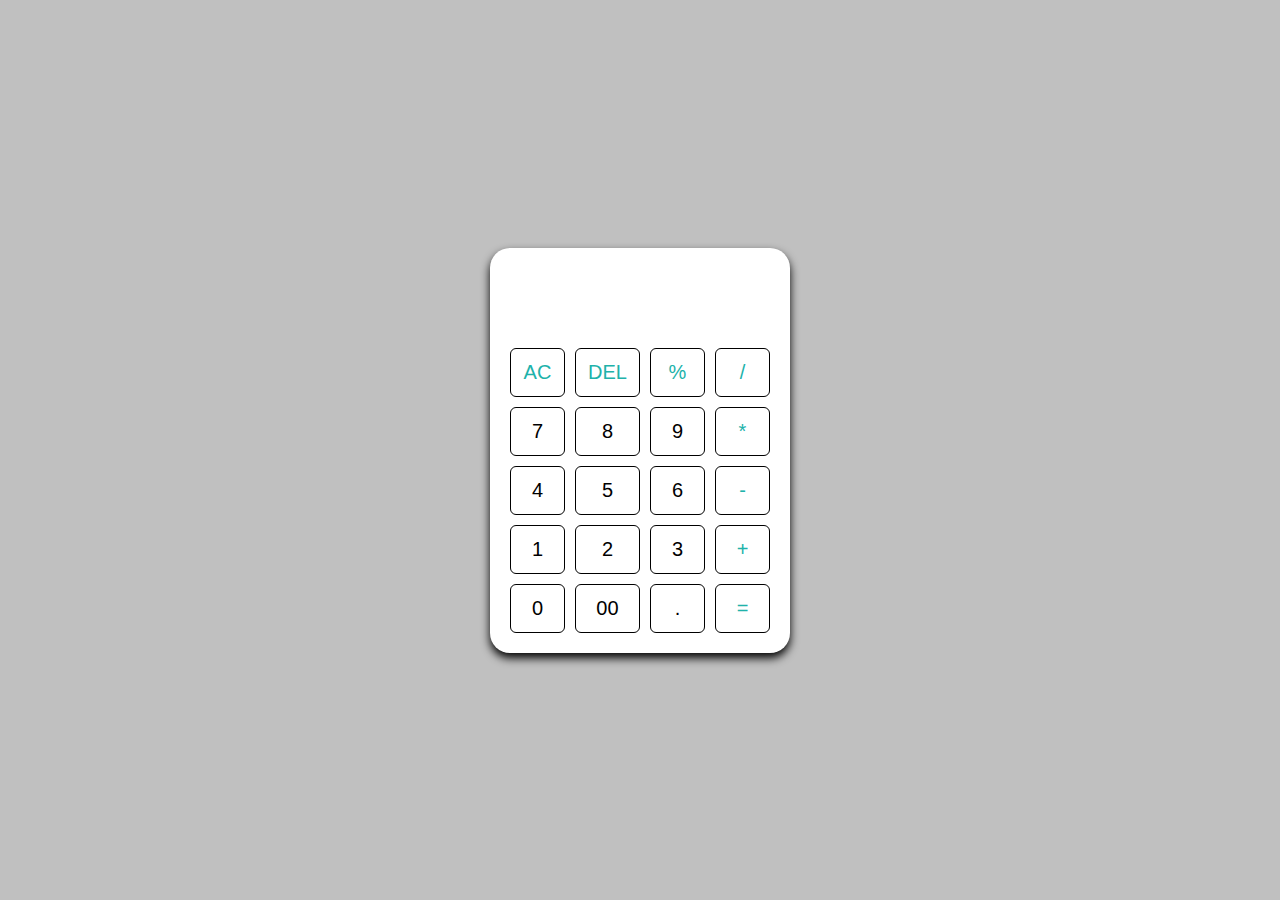
<file: assingments/calculator-assingment/index.html>
<!DOCTYPE html>
<html lang="en">
<head>
    <meta charset="UTF-8">
    <title>Calculator</title>
    <link rel="stylesheet" href="assets/styles/style.css">
    <link rel="stylesheet" href="assets/styles/normalize.css">
</head>
<body>
<div class="container">
    <input type="text" class="display">

    <div class="buttons">
        <button class="operator" data-value="AC">AC</button>
        <button class="operator" data-value="DEL">DEL</button>
        <button class="operator" data-value="%">%</button>
        <button class="operator" data-value="/">/</button>

        <button data-value="7">7</button>
        <button data-value="8">8</button>
        <button data-value="9">9</button>
        <button class="operator" data-value="*">*</button>

        <button data-value="4">4</button>
        <button data-value="5">5</button>
        <button data-value="6">6</button>
        <button class="operator" data-value="-">-</button>

        <button data-value="1">1</button>
        <button data-value="2">2</button>
        <button data-value="3">3</button>
        <button class="operator" data-value="+">+</button>

        <button data-value="0">0</button>
        <button data-value="00">00</button>
        <button data-value=".">.</button>
        <button class="operator" data-value="=">=</button>
    </div>
</div>
</body>
<script src="script.js"></script>
</html>
</file>
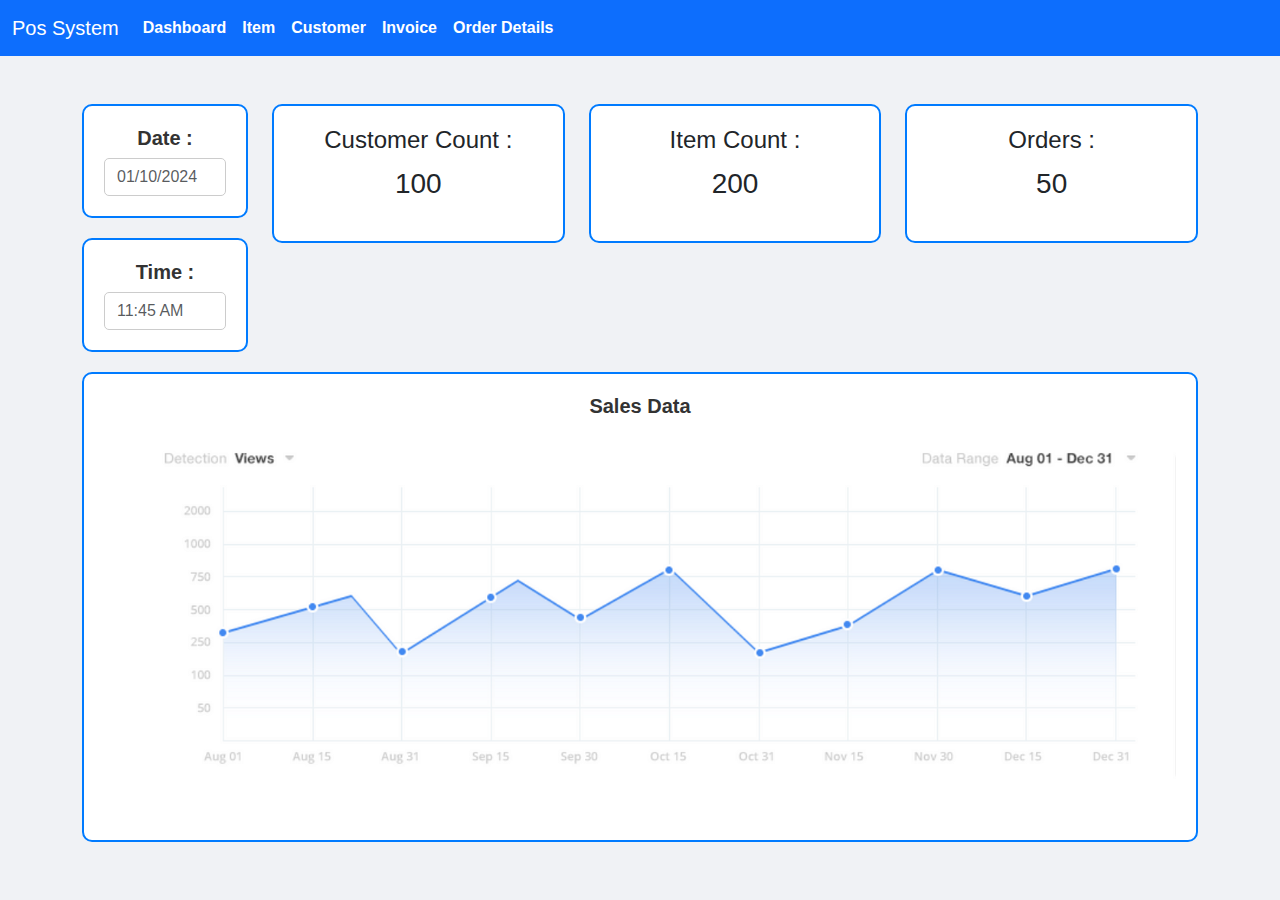
<file: assingments/pos-assingment/index.html>
<!DOCTYPE html>
<html lang="en">
<head>
    <meta charset="UTF-8">
    <meta name="viewport" content="width=device-width, initial-scale=1.0">
    <title>POS System Dashboard</title>
    <link href="https://cdn.jsdelivr.net/npm/bootstrap@5.3.3/dist/css/bootstrap.min.css" rel="stylesheet">
    <style>
        /* General Styling */
        body {
            font-family: Arial, sans-serif;
            background-color: #f0f2f5;
            margin: 0;
            padding: 0;
        }

        h1, h5 {
            font-weight: bold;
            color: #333;
        }

        input.form-control {
            box-shadow: none;
            border: 1px solid #ccc;
            border-radius: 5px;
            transition: border-color 0.3s ease;
        }

        input.form-control:focus {
            border-color: #4285F4;
            box-shadow: 0 0 0 0.2rem rgba(66, 133, 244, 0.25);
        }

        /* Dashboard Boxes */
        .dashboard-box {
            border: 2px solid #007bff;
            border-radius: 10px;
            padding: 20px;
            text-align: center;
            margin-bottom: 20px;
            background-color: white;
        }

        /* Navigation Bar */
        .navbar {
            background-color: #007bff;
        }

        .nav-link {
            color: white !important;
            font-weight: bold;
        }

        .nav-link:hover {
            color: black !important;
        }

        .logout-btn {
            background-color: white;
            border-radius: 25px;
            padding: 5px 15px;
            font-weight: bold;
            color: #007bff;
        }

        .logout-btn:hover {
            background-color: #f0f0f0;
        }

        /* Form Section */
        .form-section {
            background-color: #f8f9fa;
            padding: 20px;
            border-radius: 8px;
        }

        .form-header {
            background-color: #007bff;
            color: white;
            padding: 8px;
            border-radius: 5px 5px 0 0;
        }

        /* Button Styling */
        .btn-add {
            background-color: #dc3545;
            color: white;
        }

        .btn-purchase {
            background-color: #28a745;
            color: white;
        }

        /* Table Styling */
        .table-section {
            margin-top: 20px;
        }

        .table-bordered {
            border: 1px solid #dee2e6;
            box-shadow: 0 2px 4px rgba(0, 0, 0, 0.1);
        }

        .table th {
            font-weight: bold;
            background-color: #4285F4;
            color: white;
            text-align: center;
        }

        .table td {
            text-align: center;
            vertical-align: middle;
            font-size: 0.9rem;
        }

        .table-primary th {
            background-color: lightblue;
        }

        .items-table th {
            background-color: lightgreen;
            color: black;
        }

        /* Search Input */
        .search-order input {
            margin-top: 10px;
        }

        /* Order Details Section */
        .order-details {
            background-color: #f1f1f1;
            padding: 20px;
            margin-top: 20px;
            border-radius: 10px;
            box-shadow: 0 6px 12px rgba(0, 0, 0, 0.1);
        }

        /* Buttons */
        .btn-generate {
            background-color: #4285F4;
            color: white;
            font-weight: bold;
            border-radius: 5px;
            transition: background-color 0.3s ease;
        }

        .btn-generate:hover {
            background-color: #357ae8;
        }

        .btn-container {
            text-align: right;
            margin-top: 20px;
        }

        /* Additional Styling */
        .container-custom {
            background-color: #ffffff;
            padding: 20px;
            border-radius: 8px;
            box-shadow: 0px 4px 8px rgba(0, 0, 0, 0.1);
        }

        .card-title {
            font-weight: bold;
            color: #007bff;
        }
    </style>
</head>
<body>

<!-- Navigation Bar -->
<nav class="navbar navbar-expand-lg navbar-dark bg-primary">
    <div class="container-fluid">
        <a class="navbar-brand" href="#">Pos System</a>
        <button class="navbar-toggler" type="button" data-bs-toggle="collapse" data-bs-target="#navbarNav" aria-controls="navbarNav" aria-expanded="false" aria-label="Toggle navigation">
            <span class="navbar-toggler-icon"></span>
        </button>
        <div class="collapse navbar-collapse" id="navbarNav">
            <ul class="navbar-nav me-auto">
                <li class="nav-item">
                    <span id="dashboard-nav" class="nav-link">Dashboard</span>
                </li>
                <li class="nav-item">
                    <span id="item-nav" class="nav-link">Item</span>
                </li>
                <li class="nav-item">
                    <span id="customer-nav" class="nav-link">Customer</span>
                </li>
                <li class="nav-item">
                    <span id="invoice-nav" class="nav-link">Invoice</span>
                </li>
                <li class="nav-item">
                    <span id="order-details-nav" class="nav-link">Order Details</span>
                </li>
            </ul>
            <!--            <button class="btn btn-outline-light" type="button">Log Out</button>-->
        </div>
    </div>
</nav>

<!-- Main Dashboard Content -->
<div id="dashboard-section" class="container mt-5">
    <div class="row">
        <!-- Date and Time Boxes -->
        <div class="col-md-2">
            <div class="dashboard-box">
                <h5>Date :</h5>
                <input type="text" class="form-control" placeholder="01/10/2024">
            </div>
            <div class="dashboard-box">
                <h5>Time :</h5>
                <input type="text" class="form-control" placeholder="11:45 AM">
            </div>
        </div>

        <!-- Customer and Item Count -->
        <div class="col-md-10">
            <div class="row">
                <div class="col-md-4">
                    <div class="dashboard-box">
                        <h4>Customer Count :</h4>
                        <p class="fs-3">100</p>
                    </div>
                </div>
                <div class="col-md-4">
                    <div class="dashboard-box">
                        <h4>Item Count :</h4>
                        <p class="fs-3">200</p>
                    </div>
                </div>
                <div class="col-md-4">
                    <div class="dashboard-box">
                        <h4>Orders :</h4>
                        <p class="fs-3">50</p>
                    </div>
                </div>
            </div>
        </div>
    </div>

    <!-- Chart Section -->
    <div class="row">
        <div class="col-md-12">
            <div class="dashboard-box">
                <h5>Sales Data</h5>
                <img src="assets/image/chart.png" class="img-fluid" alt="Sales Data Graph">
            </div>
        </div>
    </div>
</div>

<!--Customer-->
<div id="customer-section" class="container mt-4 container-custom">
    <div class="row">
        <!-- Left Side Form -->
        <div class="col-md-4">
            <h1 class="cs"><i>Customer</i></h1>
            <form>
                <div class="mb-3">
                    <label for="customerCode" class="form-label">Code:</label>
                    <input type="text" class="form-control" id="customerCode" placeholder="Enter Code">
                </div>
                <div class="mb-3">
                    <label for="customerName" class="form-label">Name:</label>
                    <input type="text" class="form-control" id="customerName" placeholder="Enter Name">
                </div>
                <div class="mb-3">
                    <label for="customerAddress" class="form-label">Address:</label>
                    <input type="text" class="form-control" id="customerAddress" placeholder="Enter Address">
                </div>
                <div class="mb-3">
                    <label for="customerAge" class="form-label">Age:</label>
                    <input type="number" class="form-control" id="customerAge" placeholder="Enter Age">
                </div>
                <div class="mb-3">
                    <label for="customerContact" class="form-label">Contact:</label>
                    <input type="text" class="form-control" id="customerContact" placeholder="Enter Contact">
                </div>
                <button type="button" class="btn btn-danger">Save</button>
                <button type="button" class="btn btn-warning">Update</button>
                <button type="button" class="btn btn-success">Delete</button>
            </form>
        </div>

        <!-- Right Side Search and Table -->
        <div class="col-md-8">
            <!-- Customer Search -->
            <div class="card mb-3">
                <div class="card-body">
                    <h5 class="card-title">Customer Search</h5>
                    <div class="input-group mb-3">
                        <input type="text" class="form-control" placeholder="Input Customer Name/Code here" aria-label="Customer Search">
                        <select class="form-select" aria-label="Search by">
                            <option value="code">Code</option>
                            <option value="name">Name</option>
                        </select>
                        <button class="btn btn-success" type="button">Search</button>
                    </div>
                    <button class="btn btn-warning float-end" type="button">View All Items</button>
                </div>
            </div>

            <!-- Customer Table -->
            <table class="table table-striped">
                <thead class="table-primary">
                <tr>
                    <th>Code</th>
                    <th>Name</th>
                    <th>Address</th>
                    <th>Age</th>
                    <th>Contact</th>
                </tr>
                </thead>
                <tbody>
                <tr>
                    <td>001</td>
                    <td>John Doe</td>
                    <td>123 Main St</td>
                    <td>30</td>
                    <td>+1 234 567 890</td>
                </tr>
                <!-- Additional customer rows can be added here -->
                </tbody>
            </table>
        </div>
    </div>
</div>

<!--Item-->
<div id="item-section" class="container mt-4 container-custom">
    <div class="row">
        <!-- Left Side Form -->
        <div class="col-md-4">
            <h1 class="it"><i>Item</i></h1>
            <form>
                <div class="mb-3">
                    <label for="itemCode" class="form-label">Code:</label>
                    <input type="text" class="form-control" id="itemCode" placeholder="Enter Code">
                </div>
                <div class="mb-3">
                    <label for="itemName" class="form-label">Name:</label>
                    <input type="text" class="form-control" id="itemName" placeholder="Enter Name">
                </div>
                <div class="mb-3">
                    <label for="price" class="form-label">Price:</label>
                    <input type="text" class="form-control" id="price" placeholder="Enter Price">
                </div>
                <div class="mb-3">
                    <label for="qty" class="form-label">Qty:</label>
                    <input type="number" class="form-control" id="qty" placeholder="Enter qty">
                </div>
                <button type="button" class="btn btn-danger">Save</button>
                <button type="button" class="btn btn-warning">Update</button>
                <button type="button" class="btn btn-success">Delete</button>
            </form>
        </div>

        <!-- Right Side Search and Table -->
        <div class="col-md-8">
            <!-- Item Search -->
            <div class="card mb-3">
                <div class="card-body">
                    <h5 class="card-title">Item Search</h5>
                    <div class="input-group mb-3">
                        <input type="text" class="form-control" placeholder="Input Item Name/Code here" aria-label="Item Search">
                        <select class="form-select" aria-label="Search by">
                            <option value="code">Code</option>
                            <option value="name">Name</option>
                        </select>
                        <button class="btn btn-success" type="button">Search</button>
                    </div>
                    <button class="btn btn-warning float-end" type="button">View All Items</button>
                </div>
            </div>

            <!-- Customer Table -->
            <table class="table table-striped">
                <thead class="table-primary">
                <tr>
                    <th>Code</th>
                    <th>Name</th>
                    <th>Price</th>
                    <th>Qty</th>
                </tr>
                </thead>
                <tbody>
                <tr>
                    <td>I001</td>
                    <td>Barcadi rum 750ml</td>
                    <td>6400.00</td>
                    <td>150</td>
                </tr>
                <!-- Additional customer rows can be added here -->
                </tbody>
            </table>
        </div>
    </div>
</div>

<!--Invoice-->
<div id="invoice-section" class="container mt-4">
    <div class="row">
        <!-- Invoice Details -->
        <div class="col-md-4">
            <div class="form-header">Invoice Details</div>
            <div class="form-section">
                <form>
                    <div class="form-group">
                        <label for="orderId">Order Id:</label>
                        <input type="text" class="form-control" id="orderId">
                    </div>
                    <div class="form-group">
                        <label for="date">Date:</label>
                        <input type="date" class="form-control" id="date">
                    </div>
                    <div class="form-group">
                        <label for="customerCode">Customer Code:</label>
                        <select class="form-control" id="Customer-Code">
                            <option>Select Customer</option>
                        </select>
                    </div>
                    <div class="form-group">
                        <label for="name">Name:</label>
                        <input type="text" class="form-control" id="name">
                    </div>
                    <div class="form-group">
                        <label for="address">Address:</label>
                        <input type="text" class="form-control" id="address">
                    </div>
                </form>
            </div>
        </div>

        <!-- Item Selection -->
        <div class="col-md-4">
            <div class="form-header">Item Selection</div>
            <div class="form-section">
                <form>
                    <div class="form-group">
                        <label for="itemCode">Code:</label>
                        <select class="form-control" id="item-Code">
                            <option>Select Item</option>
                        </select>
                    </div>
                    <div class="form-group">
                        <label for="itemName">Name:</label>
                        <input type="text" class="form-control" id="item-Name">
                    </div>
                    <div class="form-group">
                        <label for="itemPrice">Price:</label>
                        <input type="number" class="form-control" id="itemPrice">
                    </div>
                    <div class="form-group">
                        <label for="itemQty">Qty:</label>
                        <input type="number" class="form-control" id="itemQty">
                    </div>
                    <div class="form-group">
                        <label for="orderQty">Order Quantity:</label>
                        <input type="number" class="form-control" id="orderQty">
                    </div>
                    <button type="submit" class="btn btn-add btn-block">Add Item</button>
                </form>
            </div>
        </div>

        <!-- Calculation -->
        <div class="col-md-4">
            <div class="form-header">Calculation</div>
            <div class="form-section">
                <form>
                    <div class="form-group">
                        <label>Total: 1000/=</label>
                    </div>
                    <div class="form-group">
                        <label>SubTotal:</label>
                        <input type="text" class="form-control">
                    </div>
                    <div class="form-group">
                        <label>Cash:</label>
                        <input type="number" class="form-control">
                    </div>
                    <div class="form-group">
                        <label>Discount:</label>
                        <input type="number" class="form-control">
                    </div>
                    <div class="form-group">
                        <label>Balance:</label>
                        <input type="number" class="form-control">
                    </div>
                    <button type="submit" class="btn btn-purchase btn-block">Purchase</button>
                </form>
            </div>
        </div>
    </div>

    <!-- Item Table -->
    <div class="table-section">
        <table class="table table-bordered">
            <thead class="table-header">
            <tr>
                <th>Item Code</th>
                <th>Item Name</th>
                <th>Price</th>
                <th>Quantity</th>
                <th>Total</th>
            </tr>
            </thead>
            <tbody>
            <tr>
                <td>001</td>
                <td>Sample Item</td>
                <td>100</td>
                <td>2</td>
                <td>200</td>
            </tr>
            </tbody>
        </table>
    </div>
</div>

<!-- Order Details Section -->
<div id="order-details-section" class="container-fluid">
    <div class="order-details">
        <h5>Order Details</h5>
        <div class="row">
            <div class="col-md-6">
                <div class="mb-3">
                    <label for="orderId" class="form-label">Order Id:</label>
                    <input type="text" class="form-control" id="order-Id" placeholder="Enter order id">
                </div>
                <div class="mb-3">
                    <label for="date" class="form-label">Date:</label>
                    <input type="date" class="form-control" id="orderDate">
                </div>
                <div class="mb-3">
                    <label for="customerCode" class="form-label">Customer Code:</label>
                    <input type="text" class="form-control" id="cusCode" placeholder="Enter customer code">
                </div>
                <div class="mb-3">
                    <label for="name" class="form-label">Name:</label>
                    <input type="text" class="form-control" id="cusname" placeholder="Enter customer name">
                </div>
                <div class="mb-3">
                    <label for="discount" class="form-label">Discount:</label>
                    <input type="text" class="form-control" id="discount" placeholder="Enter discount percentage">
                </div>
            </div>
            <div class="col-md-6">
                <div class="mb-3 search-order">
                    <label for="searchOrderCode" class="form-label">Search by Order Code:</label>
                    <input type="text" class="form-control" id="searchOrderCode" placeholder="Enter order code to search">
                </div>
                <table class="table table-bordered mt-3">
                    <thead>
                    <tr>
                        <th>Order Code</th>
                        <th>Customer Code</th>
                        <th>Date</th>
                        <th>Total</th>
                    </tr>
                    </thead>
                    <tbody>
                    <tr>
                        <td></td>
                        <td></td>
                        <td></td>
                        <td></td>
                    </tr>
                    </tbody>
                </table>
            </div>
        </div>
    </div>

    <!-- Items Table Section -->
    <div class="mt-4">
        <table class="table table-bordered items-table">
            <thead>
            <tr>
                <th>Item Code</th>
                <th>Item Name</th>
                <th>Price</th>
                <th>Quantity</th>
                <th>Total</th>
            </tr>
            </thead>
            <tbody>
            <tr>
                <td></td>
                <td></td>
                <td></td>
                <td></td>
                <td></td>
            </tr>
            </tbody>
        </table>
    </div>

    <!-- Generate Report Button -->
    <div class="btn-container">
        <button class="btn btn-generate">Generate Report</button>
    </div>
</div>

<script src="https://cdn.jsdelivr.net/npm/bootstrap@5.3.3/dist/js/bootstrap.bundle.min.js"></script>
<script src="https://code.jquery.com/jquery-3.5.1.slim.min.js"></script>
<script src="https://stackpath.bootstrapcdn.com/bootstrap/4.5.2/js/bootstrap.min.js"></script>
<script>
    let dashboard_nav = document.getElementById("dashboard-nav");
    let item_nav = document.getElementById("item-nav");
    let customer_nav = document.getElementById("customer-nav");
    let invoice_nav = document.getElementById("invoice-nav");
    let order_details_nav = document.getElementById("order-details-nav");

    let dashboard_section = document.getElementById("dashboard-section");
    let item_section = document.getElementById("item-section");
    let customer_section = document.getElementById("customer-section");
    let invoice_section = document.getElementById("invoice-section");
    let order_details_section = document.getElementById("order-details-section");

    item_section.style.display="none";
    customer_section.style.display="none";
    invoice_section.style.display="none";
    order_details_section.style.display="none";

    customer_nav.addEventListener('click',function (){
        dashboard_section.style.display="none";
        item_section.style.display="none";
        customer_section.style.display="block";
        invoice_section.style.display="none";
        order_details_section.style.display="none";
    });

    dashboard_nav.addEventListener('click',function (){
        dashboard_section.style.display="block";
        item_section.style.display="none";
        customer_section.style.display="none";
        invoice_section.style.display="none";
        order_details_section.style.display="none";
    });

    item_nav.addEventListener('click',function (){
        dashboard_section.style.display="none";
        item_section.style.display="block";
        customer_section.style.display="none";
        invoice_section.style.display="none";
        order_details_section.style.display="none";
    });

    invoice_nav.addEventListener('click',function (){
        dashboard_section.style.display="none";
        item_section.style.display="none";
        customer_section.style.display="none";
        invoice_section.style.display="block";
        order_details_section.style.display="none";
    });

    order_details_nav.addEventListener('click',function (){
        dashboard_section.style.display="none";
        item_section.style.display="none";
        customer_section.style.display="none";
        invoice_section.style.display="none";
        order_details_section.style.display="block";
    });
</script>
</body>
</html>
</file>
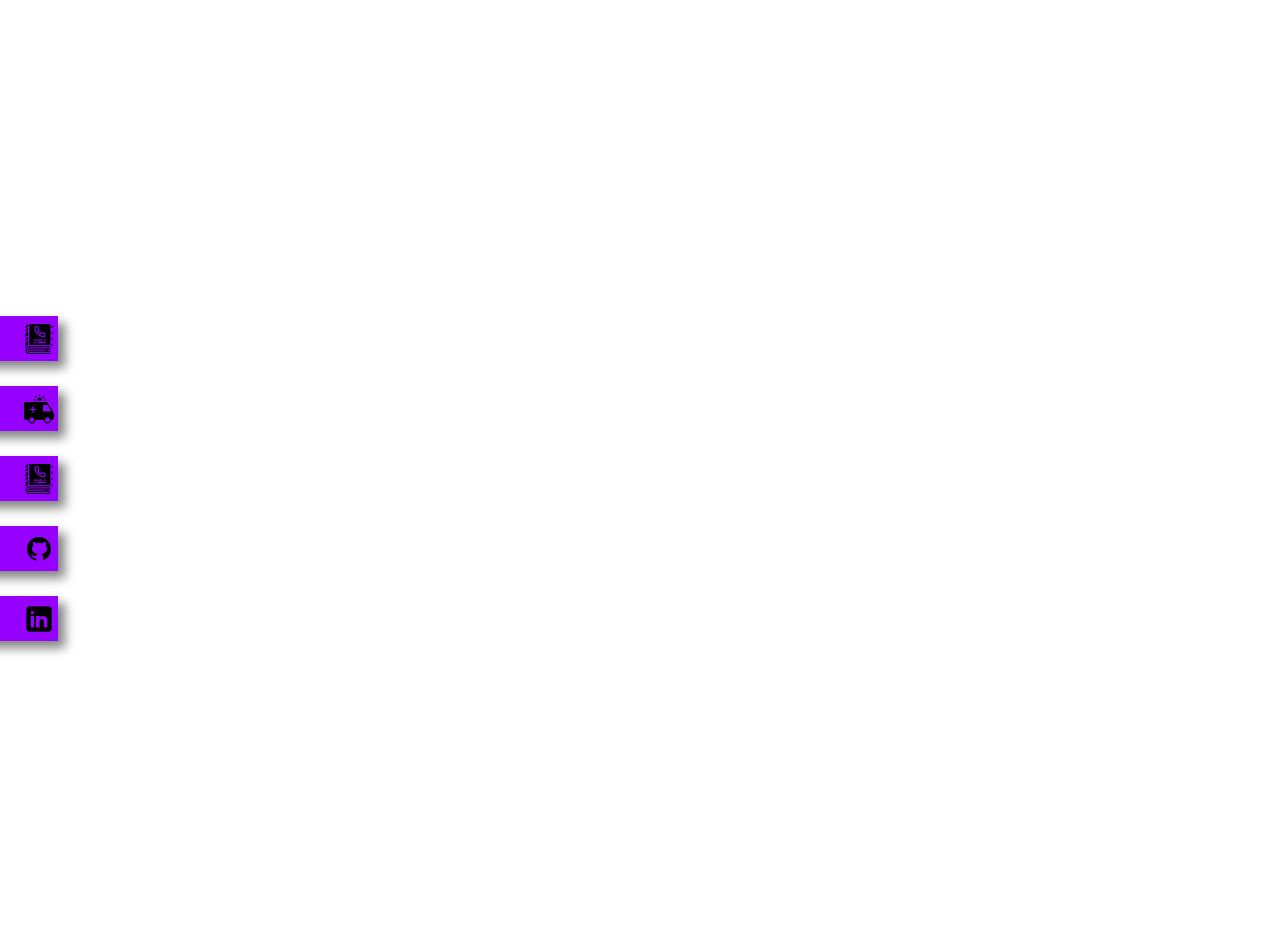
<file: assingments/assingment-04/case-01.html>
<!DOCTYPE html>
<html lang="en">
<head>
    <meta charset="UTF-8">
    <meta name="viewport" content="width=device-width, initial-scale=1.0">
    <title>Case 1</title>
    <style>
        ul{
            padding: 0;
            height: 100vh;
            position: relative;
            align-content: center;
        }
        ul>li{
            display: flex;
            position: relative;
            right: 100px;
            width: 150px;
            height: 45px;
            background-color: rgb(149, 0, 255);
            list-style: none;
            margin-top:25px;
            align-items: center;
            box-shadow:rgb(130, 130, 130) 7px 7px 10px;

            transition-property: transform;
            transition-duration: 200ms;
            transition-timing-function: linear;
        }
        ul>li>p{
            position: relative;
            left: 5px;
            font-weight: bold;
            color: white;
            width: 100px;
        }
        ul>li>img{
            position: absolute;
            width: 30px;
            height: 30px;
            right: 4px;

        }
        ul>li:hover{
            transform: translateX(92px);

        }

    </style>
</head>
<body>
<!-- unordered list -->
<ul>
    <li><p>Menu 01</p><img src="assets/icon/icons8-phonebook-60.png" alt="phonebook icon"></li>
    <li><p>Menu 02</p><img src="assets/icon/icons8-ambulance-50.png" alt="icon"></li>
    <li><p>Menu 03</p><img src="assets/icon/icons8-phonebook-60.png" alt="icon"></li>
    <li><p>Menu 04</p><img src="assets/icon/icons8-github-60.png" alt="icon"></li>
    <li><p>Menu 05</p><img src="assets/icon/icons8-linkedin-50.png" alt="icon"></li>
</ul>
</body>
</html>
</file>
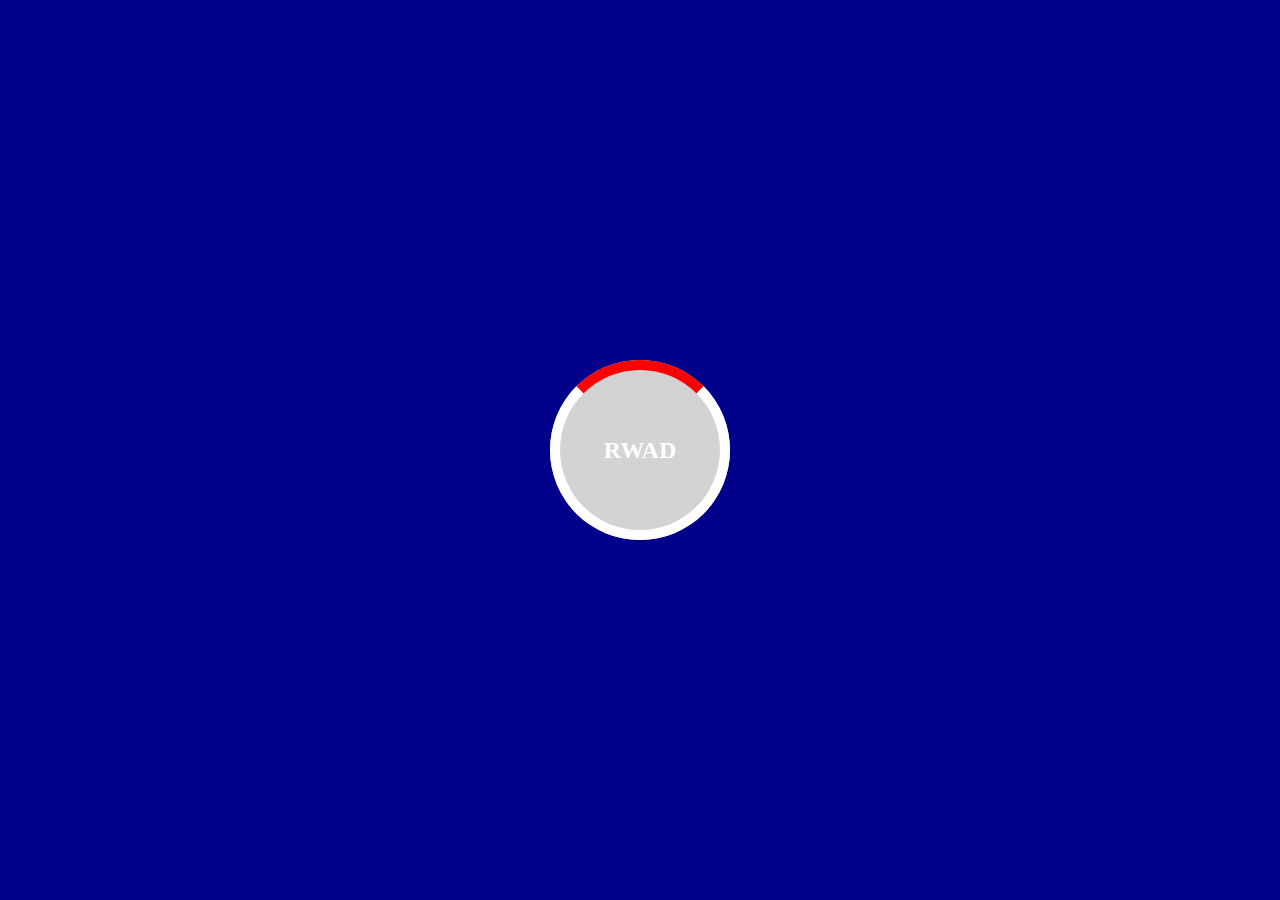
<file: assingments/assingment-04/case-02.html>
<!DOCTYPE html>
<html lang="en">
<head>
    <meta charset="UTF-8">
    <title>Case 02</title>
    <style>
        body{
            background: darkblue;
        }
        div{
            width: 180px;
            height: 180px;
            background: lightgray;
            border-radius: 100%;
            position: absolute;
            top: 0;
            bottom: 0;
            right: 0;
            left: 0;
            margin: auto;
        }
        h1{
            width: max-content;
            height: max-content;
            color: white;
            position: absolute;
            top: 0;
            bottom: 0;
            right: 0;
            left: 0;
            margin: auto;
            justify-content: center;
            font-size: 24px;
        }
        div::before{
            content: "";
            border: 10px solid white;
            border-radius: 100%;
            border-top-color: red;

            position: absolute;
            right: 0;
            left: 0;
            top: 0;
            bottom: 0;
            margin: auto;
        }
        div:hover::before{
            transform: rotate(360deg);
            transition-duration: 2s;
        }
    </style>
</head>
<body>
<div>
    <h1>RWAD</h1>
</div>
</body>
</html>
</file>
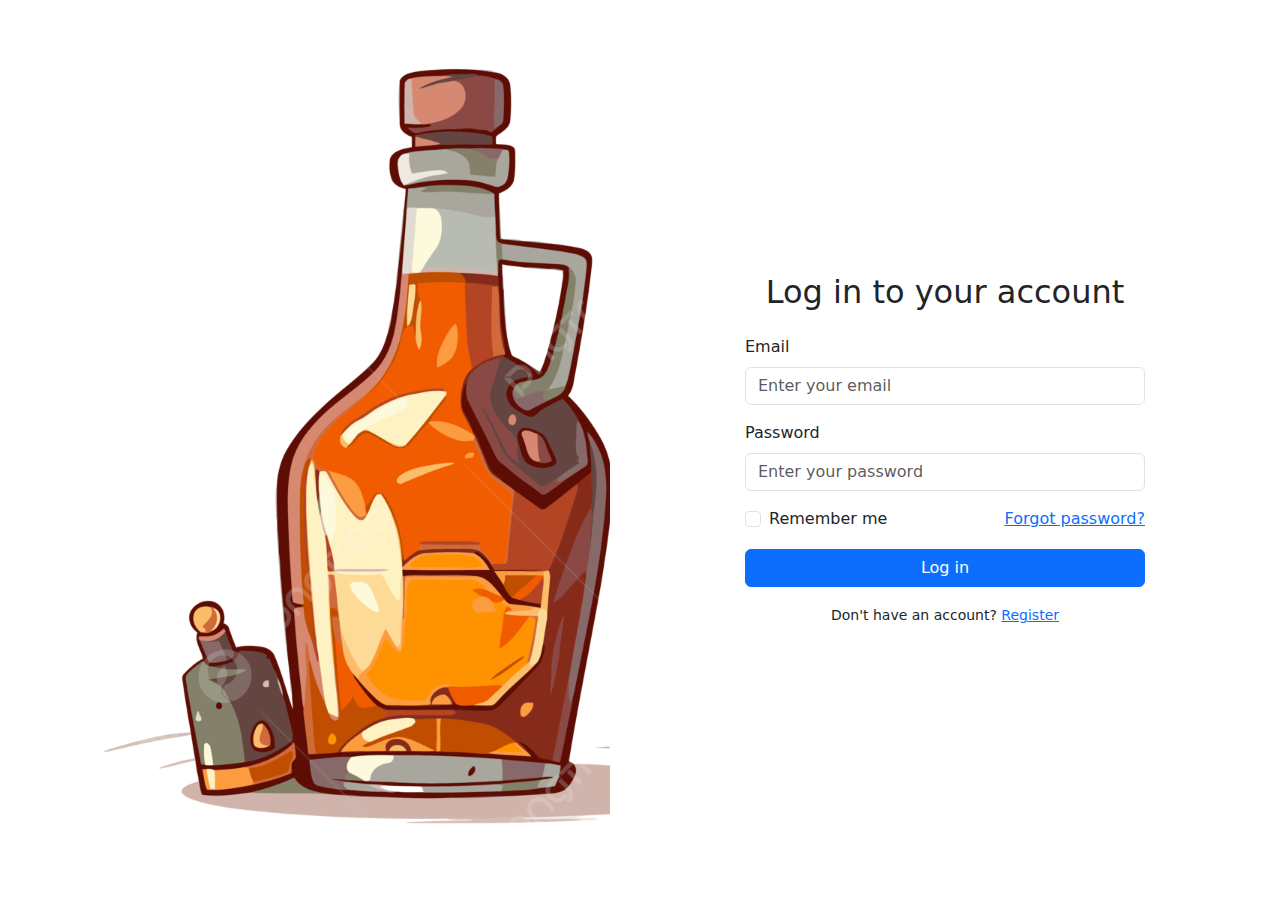
<file: assingments/pos-assingment/login.html>
<!DOCTYPE html>
<html lang="en">
<head>
    <meta charset="UTF-8">
    <meta name="viewport" content="width=device-width, initial-scale=1.0">
    <title>Samagi Wine Store - Login</title>
    <link href="https://cdn.jsdelivr.net/npm/bootstrap@5.3.3/dist/css/bootstrap.min.css" rel="stylesheet">
    <style>
        body, html {
            height: 100%;
        }
        .login-container {
            display: flex;
            min-height: 100vh;
        }
        .image-container {
            flex: 1;
            background: url("assets/image/img_3.png");
            background-size:cover;
            border-radius: 10px;
        }
        .form-container {
            flex: 1;
            display: flex;
            align-items: center;
            justify-content: center;
            padding: 30px;
        }
        .login-form {
            width: 100%;
            max-width: 400px;
        }
    </style>
</head>
<body>

<div class="login-container">
    <!-- Left Image Section -->
    <div class="image-container">
        <!-- Image will be loaded here -->
    </div>

    <!-- Right Form Section -->
    <div class="form-container">
        <div class="login-form">
            <h2 class="text-center mb-4">Log in to your account</h2>
            <form>
                <div class="mb-3">
                    <label for="email" class="form-label">Email</label>
                    <input type="email" class="form-control" id="email" placeholder="Enter your email">
                </div>
                <div class="mb-3">
                    <label for="password" class="form-label">Password</label>
                    <input type="password" class="form-control" id="password" placeholder="Enter your password">
                </div>
                <div class="d-flex justify-content-between">
                    <div class="form-check">
                        <input class="form-check-input" type="checkbox" id="remember">
                        <label class="form-check-label" for="remember">Remember me</label>
                    </div>
                    <a href="#">Forgot password?</a>
                </div>
                <div class="mt-3">
                    <button type="submit" class="btn btn-primary w-100">Log in</button>
                </div>
            </form>
            <div class="text-center mt-3">
                <small>Don't have an account? <a href="#">Register</a></small>
            </div>
        </div>
    </div>
</div>

<script src="https://cdn.jsdelivr.net/npm/bootstrap@5.3.3/dist/js/bootstrap.bundle.min.js"></script>
</body>
</html>
</file>
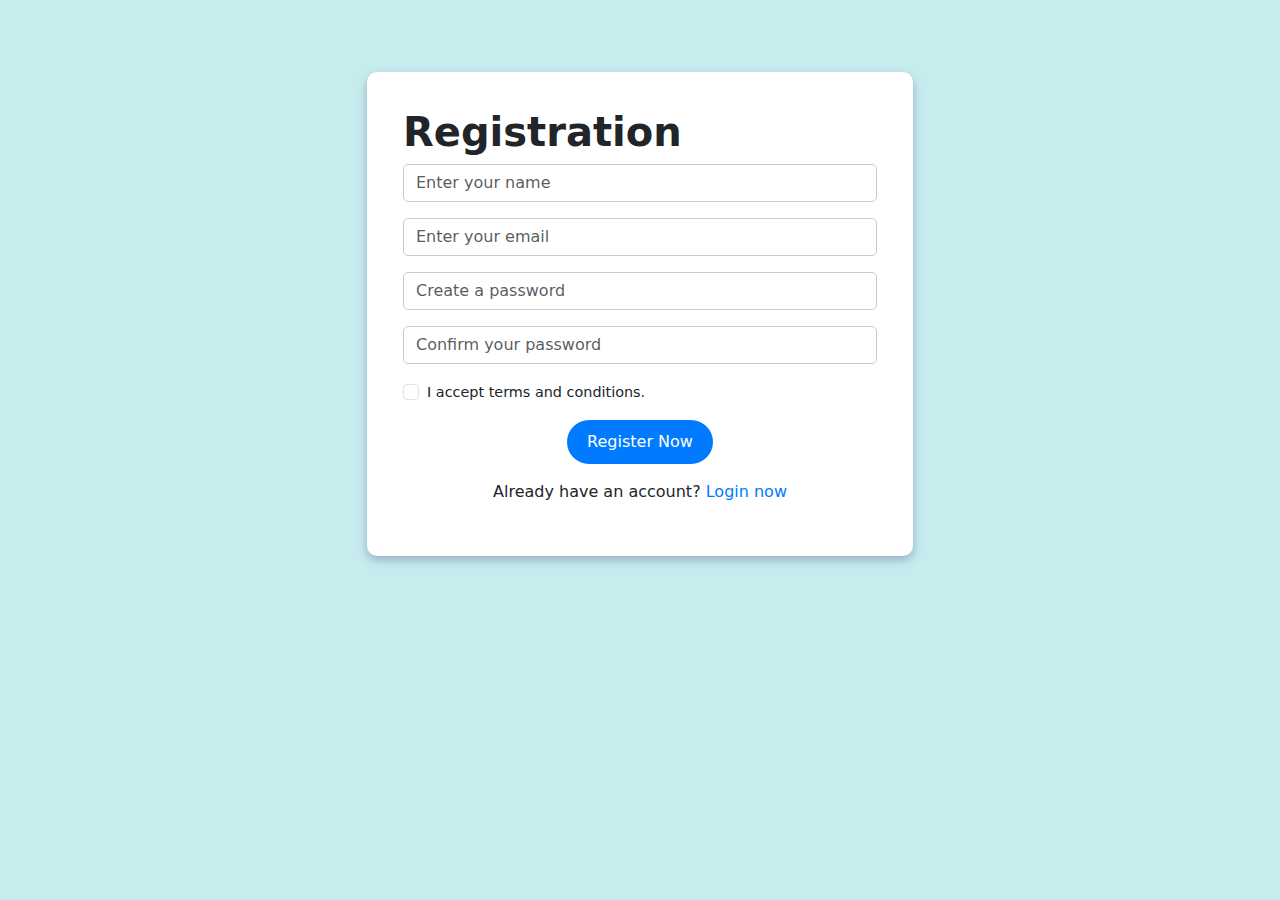
<file: assingments/pos-assingment/registation.html>
<!DOCTYPE html>
<html lang="en">
<head>
    <meta charset="UTF-8">
    <meta name="viewport" content="width=device-width, initial-scale=1.0">
    <title>Registration Form</title>
    <link rel="stylesheet" href="https://cdn.jsdelivr.net/npm/bootstrap@5.3.2/dist/css/bootstrap.min.css">  

    <style>
        body {
            background-color: #c7ecee;
        }
        .card {
            border: none;
            border-radius: 10px;
            box-shadow: 0 4px 10px #95afc0;
            padding: 20px;
        }
        h2 {
            font-size: 1.8rem;
            font-weight: bold;
            color: #007bff;
            margin-bottom: 20px;
        }
        .form-control {
            border-radius: 5px;
            border: 1px solid #ccc;
        }
        .form-control:focus {
            border-color: #007bff;
            box-shadow: none;
        }
        .btn-primary {
            background-color: #007bff;
            border: none;
            padding: 10px 20px;
            border-radius: 50px;
            transition: background-color 0.3s ease;
        }
        .btn-primary:hover {
            background-color: #0056b3;
        }
        .form-check-label {
            font-size: 0.9rem;
        }
        .text-center a {
            color: #007bff;
            text-decoration: none;
        }
        .text-center a:hover {
            text-decoration: underline;
        }
        .btn-container {
            display: flex;
            justify-content: center;
        }
    </style>
</head>
<body>
<div class="container">
    <div class="row justify-content-center mt-5">
        <div class="col-md-6">
            <div class="card">
                <div class="card-body">

                    <h1><b>Registration</b></h1>

                    <form>
                        <div class="mb-3">
                            <input type="text" class="form-control" id="name" placeholder="Enter your name">
                        </div>
                        <div class="mb-3">
                            <input type="email" class="form-control" id="email" placeholder="Enter your email">
                        </div>
                        <div class="mb-3">
                            <input type="password" class="form-control" id="password" placeholder="Create a password">
                        </div>
                        <div class="mb-3">
                            <input type="password" class="form-control" id="confirmPassword" placeholder="Confirm your password">
                        </div>
                        <div class="form-check mb-3">
                            <input type="checkbox" class="form-check-input" id="termsAndConditions">
                            <label class="form-check-label" for="termsAndConditions">I accept terms and conditions.</label>
                        </div>

                        <div class="btn-container">
                            <button type="submit" class="btn btn-primary">Register Now</button>
                        </div>
                    </form>

                    <p class="text-center mt-3">Already have an account? <a href="#">Login now</a></p>
                </div>
            </div>
        </div>
    </div>
</div>

<script src="https://cdn.jsdelivr.net/npm/bootstrap@5.3.2/dist/js/bootstrap.bundle.min.js"></script>
</body>
</html>
</file>
<file: assingments/calculator-assingment/assets/styles/style.css>
*{
    margin: 0;
    padding: 0;
    box-sizing: border-box;
    font-family: sans-serif;
}
body{
    height: 100vh;
    display: flex;
    align-items: center;
    justify-content: center;
    background: silver;
}
.container{
    position: relative;
    max-width: 300px;
    width: 100%;
    border-radius: 20px;
    padding: 10px 20px 20px;
    background: white;
    box-shadow: 0 5px 10px black;
}
.display{
    height: 80px;
    width: 100%;
    margin-bottom: 10px;
    font-size: 30px;
    outline: none;
    border: none;
    text-align: right;
    pointer-events: none;
}
.buttons{
    display: grid;
    grid-template-columns: repeat(4, 1fr);
    gap: 10px;
}
.buttons button{
    padding: 12px;
    border-radius: 6px;
    border: 1px solid black;
    font-size: 20px;
    background-color: white;
    cursor: pointer;
}
.buttons button:active{
    transform: scale(0.9);
}
.operator{
    color: lightseagreen;
}
</file>
